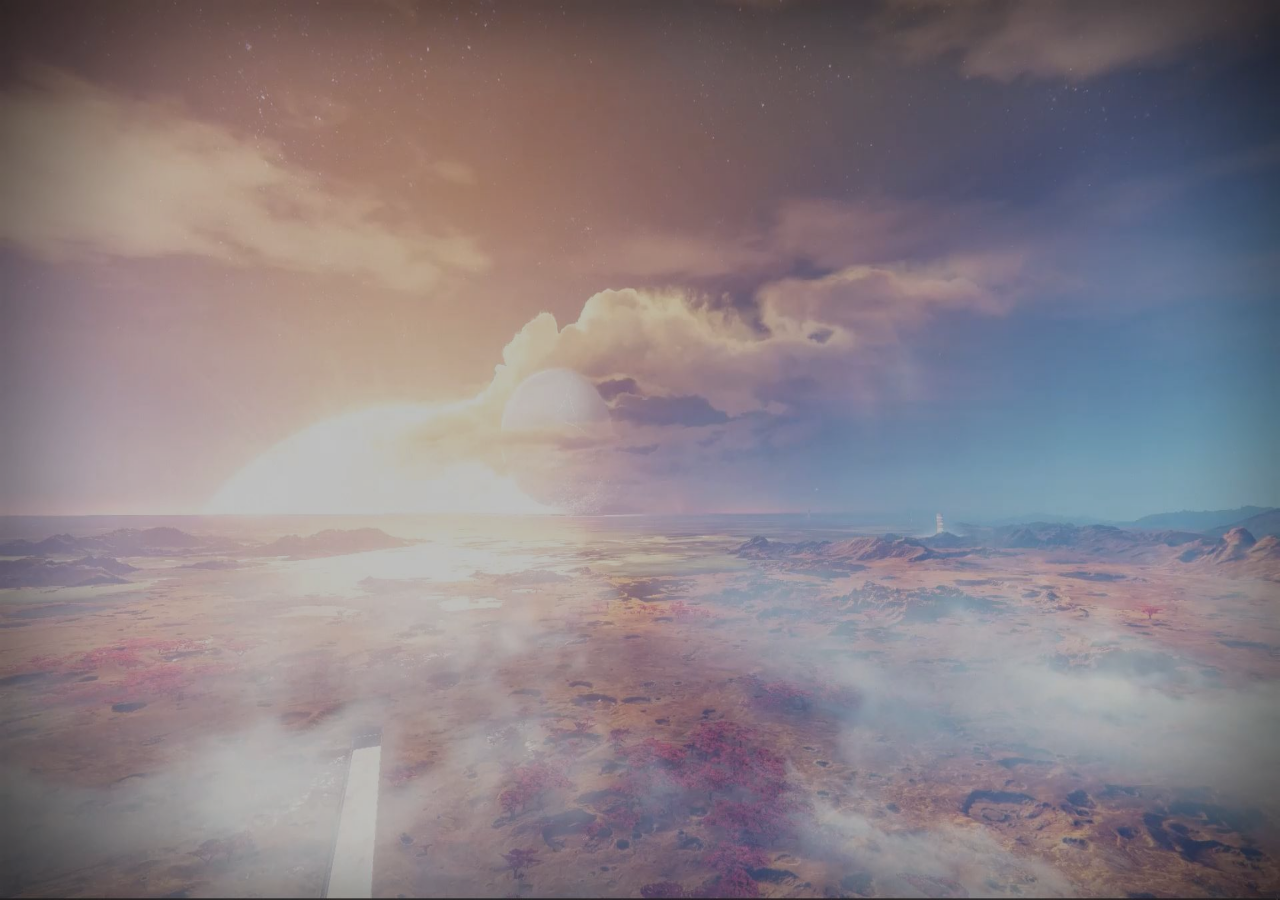
<file: Background_Change/index.html>
<!DOCTYPE html>
<html lang="en">
<head>
    <meta charset="UTF-8">
    <meta name="viewport" content="width=device-width, initial-scale=1.0">
    <title>Document</title>
    <link rel="stylesheet" href="index.css">
</head>
<body>
    <div class="darkness"></div>
    <div class="image_slide">
        <div>
            <img src="img/image1.JPG" alt="이미지 슬라이드 1" class="img">
        </div>
        <div>
            <img src="img/image2.JPG" alt="이미지 슬라이드 1" class="img">
        </div>
        <div>
            <img src="img/image3.JPG" alt="이미지 슬라이드 1" class="img">
        </div>
        <div>
            <img src="img/image4.JPG" alt="이미지 슬라이드 1" class="img">
        </div>
        <div>
            <img src="img/image5.JPG" alt="이미지 슬라이드 1" class="img">
        </div>
        <div>
            <img src="img/image6.JPG" alt="이미지 슬라이드 1" class="img">
        </div>
        <div>
            <img src="img/image7.JPG" alt="이미지 슬라이드 1" class="img">
        </div>
    </div>
    <script src="index.js" type="text/javascript"></script>
</body>
</html>
</file>
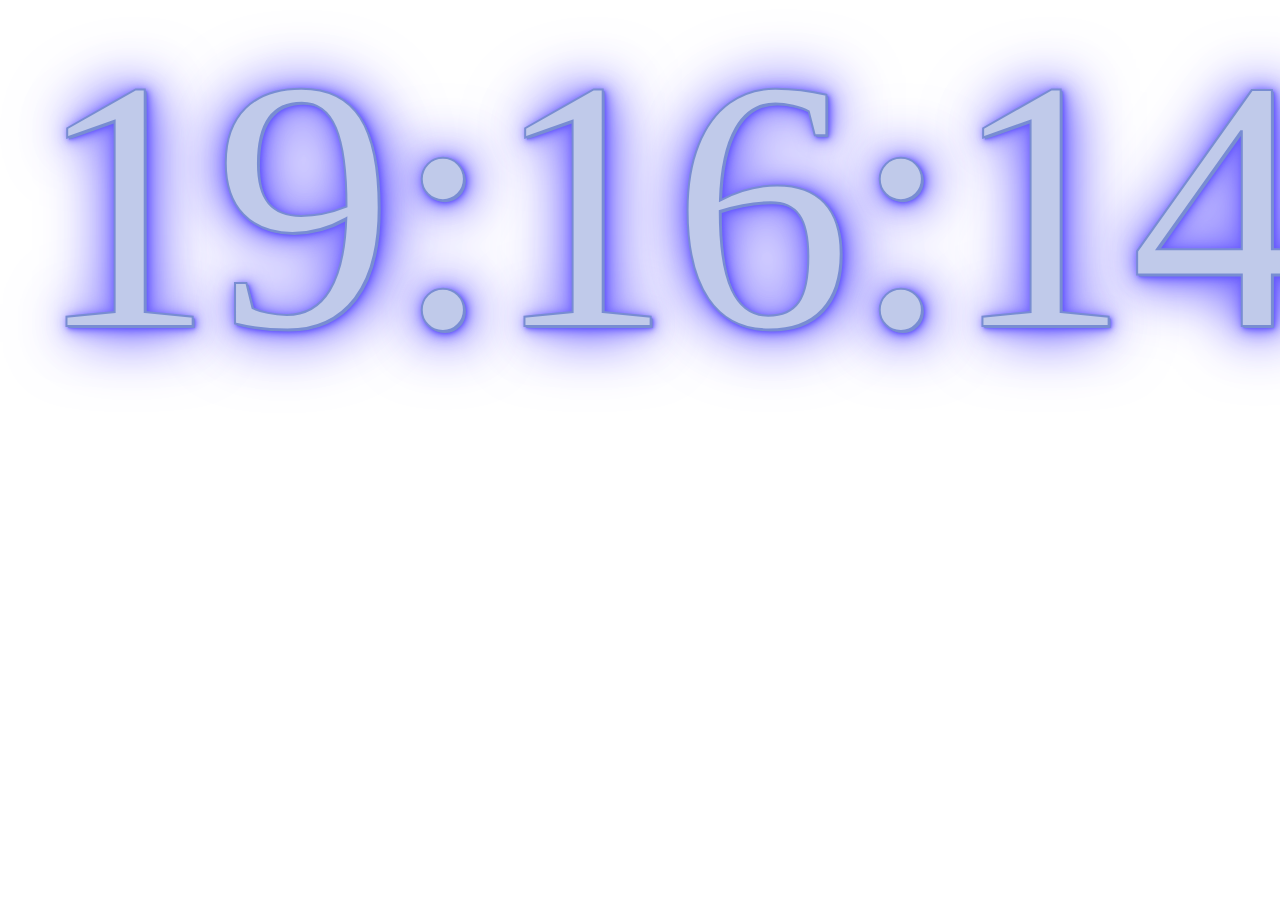
<file: Glowing_Clock/index.html>
<!DOCTYPE html>
<html lang="en">
<head>
    <meta charset="UTF-8">
    <title>Glowing Clock</title>
    <link rel="stylesheet" href="index.css">
</head>
<body>
    <div class="content">
        <span></span>
    </div>
    <script src="index.js"></script>
</body>
</html>
</file>
<file: Background_Change/index.css>
*{
    margin: 0;
    padding: 0;
    box-sizing: border-box;
}
body{
    min-height: 100vh;
    min-width: 100vw;
}
.image_slide > div{
    width: 100%;
    height: 100%;
    position: absolute;
}
.image_slide > div > .img {
    width: 100%;
    height: 100%;
    display: block;
}

.darkness {
    min-width: 100%;
    min-height: 100%;
    position: absolute;
    background: rgba(0, 0, 0, 0.25);
    z-index: 1000;
}
</file>
<file: Glowing_Clock/index.css>
@import url('https://fonts.cdnfonts.com/css/ds-digital');
*{
    margin: 0;
    padding: 0;
    box-sizing: border-box;
    text-decoration: none;
    font-family: 'DS-Digital';
}
.content{
    position: relative;
    height: 100%;
}
.content span{
    margin-left: 35px;
    position: relative;
    text-align: center;
    color: #c0caea;
    font-weight: 500;
    font-size: 28dvw;
    -webkit-text-stroke: 2px #788dd2;
    text-shadow: 2px 2px #788dd2,
                 2px 2px 2px #695cfe,
                 2px 2px 5px #695cfe,
                 2px 2px 10px #695cfe,
                 2px 2px 20px #695cfe,
                 2px 2px 50px #695cfe,
                 2px 2px 70px #695cfe;
}
</file>
